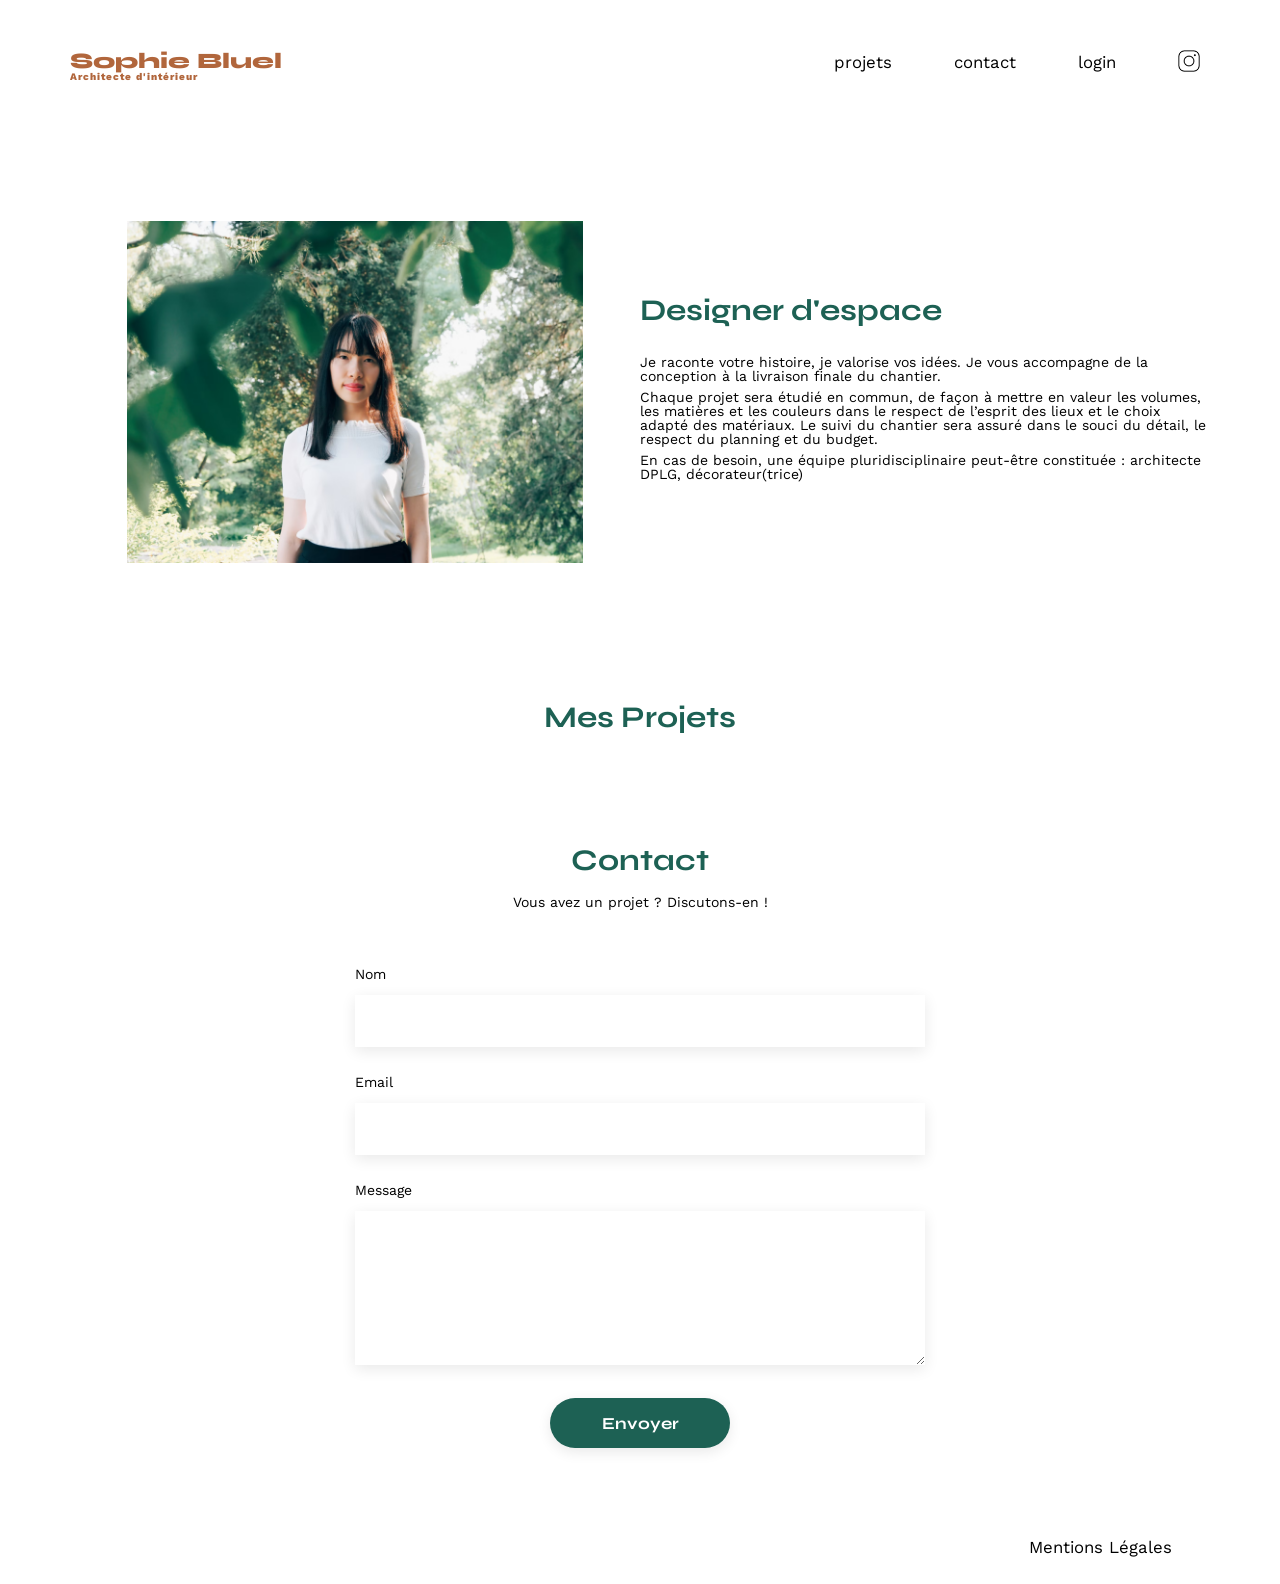
<file: FrontEnd/index.html>
<!DOCTYPE html>
<html lang="fr">

<head>
	<meta charset="UTF-8">
	<title>Sophie Bluel - Architecte d'intérieur</title>
	<meta name="viewport" content="width=device-width, initial-scale=1.0">
	<link rel="preconnect" href="https://fonts.googleapis.com">
	<link rel="preconnect" href="https://fonts.gstatic.com" crossorigin>
	<link href="https://fonts.googleapis.com/css2?family=Syne:wght@700;800&family=Work+Sans&display=swap"
		rel="stylesheet">
	<link href="https://fonts.googleapis.com/css2?family=Work+Sans:wght@400;500;600;700&display=swap" rel="stylesheet">

	<meta name="description" content="">
	<link rel="stylesheet" href="https://cdnjs.cloudflare.com/ajax/libs/font-awesome/6.2.1/css/all.min.css">
	<link rel="stylesheet" href="./assets/style.css">
	<script src="./main.js" type="module" defer></script>

</head>

<body>
	<header>
		<div id="conteneur_in_header">
			<h1>Sophie Bluel <span>Architecte d'intérieur</span></h1>
			<nav>
				<ul>
					<li>projets</li>
					<li>contact</li>
					<li id="login"></li>
					<li><img src="./assets/icons/instagram.png" alt="Instagram"></li>
				</ul>
			</nav>
		</div>

	</header>
	<main>
		<section id="introduction">
			<figure>
				<img src="./assets/images/sophie-bluel.png" alt="">
			</figure>
			<article>
				<h2>Designer d'espace</h2>
				<p>Je raconte votre histoire, je valorise vos idées. Je vous accompagne de la conception à la livraison
					finale du chantier.</p>
				<p>Chaque projet sera étudié en commun, de façon à mettre en valeur les volumes, les matières et les
					couleurs dans le respect de l’esprit des lieux et le choix adapté des matériaux. Le suivi du
					chantier sera assuré dans le souci du détail, le respect du planning et du budget.</p>
				<p>En cas de besoin, une équipe pluridisciplinaire peut-être constituée : architecte DPLG,
					décorateur(trice)</p>
			</article>
		</section>
		<section id="portfolio">
			<!-- zone ou es injecté le code js  -->
			<div id="js-injectZone">
				<h2>Mes Projets</h2>
			</div>

			<div class="gallery">

			</div>
		</section>
		<section id="contact">
			<h2>Contact</h2>
			<p>Vous avez un projet ? Discutons-en !</p>
			<form action="#" method="post">
				<label for="name">Nom</label>
				<input type="text" name="name" id="name">
				<label for="email">Email</label>
				<input type="email" name="email" id="email">
				<label for="message">Message</label>
				<textarea name="message" id="message" cols="30" rows="10"></textarea>
				<input type="submit" value="Envoyer">
			</form>
		</section>
	</main>

	<footer>
		<nav>
			<ul>
				<li>Mentions Légales</li>
			</ul>
		</nav>
	</footer>
</body>

</html>
</file>
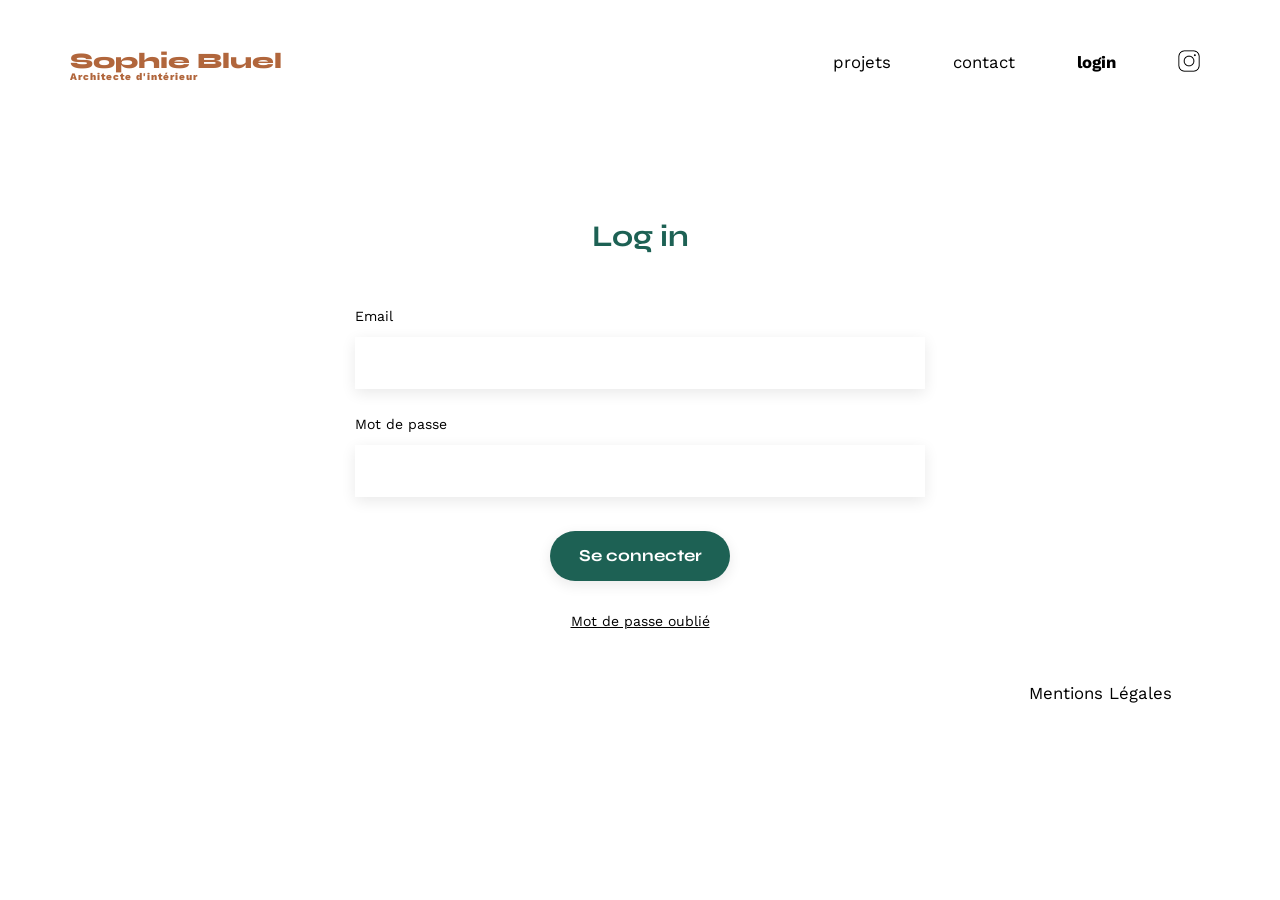
<file: FrontEnd/login_page.html>
<!DOCTYPE html>
<html lang="fr">

<head>
    <meta charset="UTF-8">
    <title>Sophie Bluel - Architecte d'intérieur - page d'identification </title>
    <meta name="viewport" content="width=device-width, initial-scale=1.0">
    <link rel="preconnect" href="https://fonts.googleapis.com">
    <link rel="preconnect" href="https://fonts.gstatic.com" crossorigin>
    <link href="https://fonts.googleapis.com/css2?family=Syne:wght@700;800&family=Work+Sans&display=swap"
        rel="stylesheet">
    <meta name="description" content="">
    <link rel="stylesheet" href="./assets/style.css">
    <script type="module" src="./scripts/login.js"></script>

</head>

<body>
    <header>
        <div id="conteneur_in_header">
            <h1>Sophie Bluel <span>Architecte d'intérieur</span></h1>
            <nav>
                <ul>
                    <li>projets</li>
                    <li>contact</li>
                    <li id="login">login</li>
                    <li><img src="./assets/icons/instagram.png" alt="Instagram"></li>
                </ul>
            </nav>
        </div>

    </header>
    <main>
        <section id="contact">
            <h2>Log in</h2>

            <form class="formulaire-login" action="#" method="post">
                <label for="email">Email</label>
                <input type="email" name="email" id="email" required>

                <label for="password">Mot de passe</label>
                <input type="password" name="password" id="password" required>

                <input type="submit" value="Se connecter">
                <a href="">Mot de passe oublié</a>
            </form>
        </section>
    </main>
    <footer class="login_footer">
        <nav>
            <ul>
                <li>Mentions Légales</li>
            </ul>
        </nav>
    </footer>
</body>
</file>
<file: FrontEnd/assets/style.css>
/* http://meyerweb.com/eric/tools/css/reset/
   v2.0 | 20110126
   License: none (public domain)
*/

html,
body,
div,
span,
applet,
object,
iframe,
h1,
h2,
h3,
h4,
h5,
h6,
p,
blockquote,
pre,
a,
abbr,
acronym,
address,
big,
cite,
code,
del,
dfn,
em,
img,
ins,
kbd,
q,
s,
samp,
small,
strike,
strong,
sub,
sup,
tt,
var,
b,
u,
i,
center,
dl,
dt,
dd,
ol,
ul,
li,
fieldset,
form,
label,
legend,
table,
caption,
tbody,
tfoot,
thead,
tr,
th,
td,
article,
aside,
canvas,
details,
embed,
figure,
figcaption,
footer,
header,
hgroup,
menu,
nav,
output,
ruby,
section,
summary,
time,
mark,
audio,
video {
	margin: 0;
	padding: 0;
	border: 0;
	font-size: 100%;
	font: inherit;
	vertical-align: baseline;
}

/* HTML5 display-role reset for older browsers */
article,
aside,
details,
figcaption,
figure,
footer,
header,
hgroup,
menu,
nav,
section {
	display: block;
}

body {
	line-height: 1;
}

ol,
ul {
	list-style: none;
}

blockquote,
q {
	quotes: none;
}

blockquote:before,
blockquote:after,
q:before,
q:after {
	content: '';
	content: none;
}

table {
	border-collapse: collapse;
	border-spacing: 0;
}

/** end reset css**/
body {
	max-width: 1140px;
	margin: auto;
	font-family: 'Work Sans';
	font-size: 14px;
}

header {
	margin: 50px 0px 139px 0px;
}

header ul img {
	width: 22px
}



h1 {
	display: flex;
	flex-direction: column;
	font-family: 'Syne';
	font-size: 22px;
	font-weight: 800;
	color: #B1663C
}

h1>span {
	font-family: 'Work Sans';
	font-size: 10px;
	letter-spacing: 0.1em;
	;
}

h2 {
	font-family: 'Syne';
	font-weight: 700;
	font-size: 30px;
	color: #1D6154
}

nav ul {
	display: flex;
	align-items: center;
	list-style-type: none;
	gap: 42px;

}

nav li {
	padding: 0 10px;
	font-size: 1.2em;
}

li:hover {
	color: #B1663C;
}

#introduction {
	display: flex;
	align-items: center;
}

#introduction figure {
	flex: 1
}

#introduction img {
	display: block;
	margin: auto;
	width: 80%;
}

#introduction article {
	flex: 1
}

#introduction h2 {
	margin-bottom: 1em;
}

#introduction p {
	margin-bottom: 0.5em;
}

#portfolio h2 {
	order: 0;
	text-align: center;

}

.gallery {
	order: 2;
	width: 100%;
	display: grid;
	grid-template-columns: 1fr 1fr 1fr;
	grid-column-gap: 18px;
	grid-row-gap: 16px;
	margin-top: 50px;
}

.gallery img {
	width: 100%;

}

#contact {
	width: 50%;
	margin: 57px auto;
}

#contact>* {
	text-align: center;

}

#contact h2 {
	margin-bottom: 20px;
}

#contact form {
	text-align: left;
	margin-top: 30px;
	display: flex;
	flex-direction: column;
}

#contact input {
	height: 50px;
	font-size: 1.2em;
	border: none;
	box-shadow: 0px 4px 14px rgba(0, 0, 0, 0.09);
}

#contact label {
	margin: 2em 0 1em 0;
}

#contact textarea {
	border: none;
	box-shadow: 0px 4px 14px rgba(0, 0, 0, 0.09);
}

#contact a {
	display: flex;
	align-items: center;
	justify-content: center;
	color: black;
}

#login {
	cursor: pointer;
}

input[type="submit"] {
	font-family: 'Syne';
	font-weight: 700;
	color: white;
	background-color: #1D6154;
	margin: 2em auto;
	width: 180px;
	text-align: center;
	border-radius: 60px;
}

footer nav ul {
	display: flex;
	justify-content: flex-end;
	margin: 2em
}

.boldLi {
	font-weight: bold;
}


.portfolio_filter {
	order: 1;
	display: flex;
	justify-content: space-between;
	align-items: center;
	gap: 10px;
	height: 38px;
	margin-top: 45px;

}

.portfolio_filter button {
	align-items: center;
	display: flex;
	border: solid 1px #1D6154;
	justify-content: center;
	border-radius: 20px;
	color: #1D6154;
	font-size: 16px;
	cursor: pointer;
	font-size: 16px;
	font-weight: bold;
	height: 37px;
	background-color: white;
	min-width: 100px;
	padding: 9px;
}

.portfolio_filter button.button_clicked {
	color: white;
	background-color: #1D6154;
}

section#portfolio {
	display: flex;
	align-items: center;
	flex-direction: column;
	margin-top: 139px;
}

/* ---------------------------------modal--------------------------- */
.modal {
	position: fixed;
	display: flex;
	align-items: center;
	justify-content: center;
	top: 0;
	left: 0;
	width: 100%;
	height: 100%;
	background: rgba(0, 0, 0, 0.5);
}

.modal-wrapper {
	overflow-x: hidden;
	overflow-y: hidden;
	width: 630px;
	height: 688px;
	max-width: calc(100vw - 20px);
	max-height: calc(100vh - 20px);
	padding: 20px;
	background-color: white;
	padding: 0px 30px;
}

.modal-wrapper h2 {
	margin-bottom: 46px;
	font-size: 26px;
	font-weight: normal;
	color: #000000;
}

.modal-wrapper .modal-works {
	grid-column-gap: 9px;
	grid-row-gap: 29px;
	padding: 0px;
	overflow: auto;
	height: 352px;
}

/* ________________________ */

/* Conteneur glissant */
.slide-container {
	display: flex;
	width: 200%;
	transition: transform 0.5s ease-in-out;
}

/* Chaque panneau 50% dde 200%*/
.slide {
	display: flex;
	max-height: 100%;
	width: 50%;
	padding: 0px 75px;
	box-sizing: border-box;
	flex-direction: column;
	align-items: center;
	/* overflow-y: auto; */
	/* overflow-x: hidden; */
}

/* État affichant le formulaire */
.slide-container.show-form {
	transform: translateX(-50%);
}

/* État initial : galerie */
.slide-container.show-gallery {
	transform: translateX(0%);
}


button.js-switch-to-form:hover,
button.js-switch-to-gallery:hover {
	background-color: #555;
}



.modal-img {
	height: 100%;
	width: 100%;
	object-fit: cover;
}

.modal-works {
	display: grid;
	grid-template-columns: repeat(auto-fill, minmax(71px, 1fr));
	gap: 10px;
	padding: 10px;
	max-width: calc(71px *5 + 10px *4);
	width: 100%;
	align-items: start;
}

#js-injectZone {
	display: flex;
	align-items: center;
	justify-content: center;
	gap: 31px;
	margin-bottom: 6px;
}

a.js-modal {
	text-decoration: none;
	color: black;
}

.js-modal-close .fa-solid,
.fas {
	font-weight: 900;
	font-size: 22px;
}

#modal {
	color: rgb(22, 3, 3);
	text-decoration: none;
	overflow: hidden;
}

.admin_nav {
	display: flex;
	align-items: center;
	justify-content: center;
	gap: 10px;
	order: 1;
	height: 59px;
	width: 100%;
	color: white;
	background-color: black;
	margin-bottom: 38px;
}


.header_admin {
	display: flex;
	flex-direction: column;
	margin: 0px 0px 95px 0px;
}

#conteneur_in_header {
	display: flex;
	flex-direction: row;
	justify-content: space-between;
	order: 2;
}

.trash_conteneur {
	display: flex;
	align-items: center;
	justify-content: center;
	cursor: pointer;
	background-color: #000000;
	position: absolute;
	right: 5px;
	top: 6px;
	padding: 4px;
	/* width: 17px; */
	/* height: 17px; */
}

.modal-item {
	position: relative;
}

.fa-style {
	color: white;
	font-size: 9px;
}



.modal-button_conteneur {
	display: flex;
	align-items: center;
	justify-content: space-between;
	margin-top: 26px;
	margin-bottom: 10px;
}

.modal-button_conteneur button {
	background: none;
	border: none;
	padding: 0px;
	cursor: pointer;

}

.modal-down-page {
	margin-top: 67px;
	display: flex;
	width: 395px;
	border-top: solid 1px #B3B3B3;
}

form .modal-down-page {
	width: 100%;
	flex-direction: column;
	align-items: center;

}

.modal_down_btn {
	font-family: 'Syne';
	font-weight: 700;
	color: white;
	margin: 38px auto 45px;
	width: 237px;
	text-align: center;
	border-radius: 60px;
	height: 36px;
	cursor: pointer;
	border: none;
}

.modal_down_btn--add {
	background-color: #1D6154;
}

.modal_down_btn--validate {
	background-color: grey;
}

.modal_down_btn--validate-true {
	background-color: #1D6154;
}

.btn-hidd {
	visibility: hidden;
}

#drop-area {
	padding: 0px 30px;
	display: flex;
	flex-direction: column;
	align-items: center;
	position: relative;
	overflow: hidden;
	justify-content: center;
	gap: 6px;
	height: 169px;
	text-align: center;
	cursor: pointer;
	margin-bottom: 1rem;
	background-color: #E8F1F6;
	min-height: 150px;
	transition: background-color 0.2s, border-color 0.2s;
}

#drop-area.hover {
	background-color: #eef;
	border-color: #339;
}

#preview {
	max-width: 100%;
	max-height: 100%;
	object-fit: contain;
	display: none;
}

.add-button {
	width: 173px;
	height: 36px;
	border-radius: 50px;
	border: none;
	background-color: #CBD6DC;
	color: #306685;
	font-size: 14px;
	font-family: 'Work Sans', sans-serif;
	cursor: pointer;
}

.input-conteneur {
	display: flex;
	flex-direction: column;
	gap: 10px;
	margin-bottom: 21px;
}

.input-box {
	height: 51px;
	border: none;
	box-shadow: 0px 4px 14px 0px rgba(0, 0, 0, 0.09);
}

#upload-form {
	display: flex;
	flex-direction: column;
	width: 420px;
}

.select-wrapper {
	position: relative;
	width: 100%;
	max-width: 300px;
	display: flex;
	flex-direction: column;
	gap: 10px;
}

.select-wrapper .input-box {
	height: 51px;
	width: 141%;
	padding: 0.5rem 2rem 0.5rem 0.8rem;
	font-size: 1rem;
	appearance: none;
	-webkit-appearance: none;
	-moz-appearance: none;
	background-color: white;
}

.select-wrapper::after {
	content: ">";
	position: absolute;
	top: 68%;
	right: -6.2rem;
	transform: translateY(-50%) rotate(90deg);
	pointer-events: none;
	font-size: 0.8rem;
	color: #555;
}

.js-add-picture .fa-regular {
	font-size: 76px;
	color: #B9C5CC;
}

.js-add-picture p {
	font-size: 10px;
	font-family: 'Work Sans', sans-serif;
	margin: 1px 0px 0px 0px;

}

.hidden-upload-elements {
	display: none;
}

main {
	max-width: 1140px;
}

.body-admin {
	max-width: 1444px;
}

.padding-admin {
	padding: 0px 150px;
}

.js-switch-to-gallery .fa-solid {
	font-weight: 900;
	font-size: 22px;
}

.slide h2 {
	font-family: 'Work Sans', sans-serif;
}
</file>
